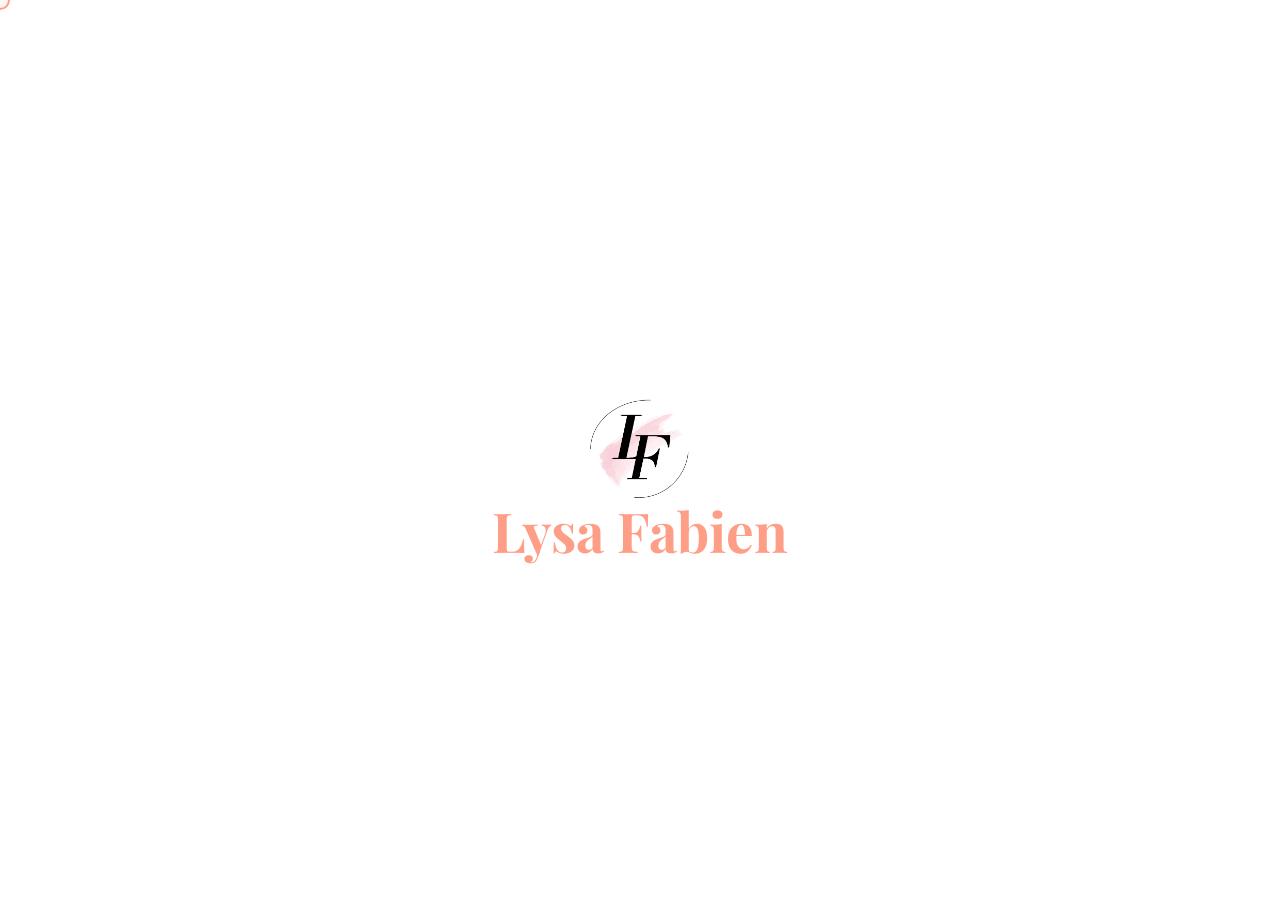
<file: index.html>
<!DOCTYPE html>
<html lang="fr">
<head>
    <meta charset="UTF-8">
    <meta name="viewport" content="width=device-width, initial-scale=1.0">
    <title>Lysa Fabien - Portfolio</title>
    <link rel="stylesheet" href="style.css">
    <script defer src="script.js"></script>
    <link rel="icon" type="image/png" href="favicon.png?v=1">
    <link rel="apple-touch-icon" href="favicon.png">
</head>
<body>

    <div class="design-bg"></div>

    <div id="intro">
        <img src="Logo rose.png" alt="Logo Lysa Fabien" id="intro-logo">
        <h1 id="intro-name">Lysa Fabien</h1>
    </div>

    <header id="main-header" class="header-visible">
        <div class="logo">
            <img src="Logo rose.png" alt="logo">
        </div>
        <nav>
            <a href="index.html">Accueil</a>
            <a href="apropos.html">À propos</a>
            <div class="dropdown">
                <span class="dropbtn">Mon année</span>
                <div class="dropdown-content">
                    <a href="projets.html">Projets</a>
                    <a href="compétences.html">Compétences</a>
                </div>
            </div>
            <a href="stage.html">Stage</a>
            <a href="contact.html">Contact</a>
        </nav>
    </header>
<div class="design-bg"></div>
    <div class="content-wrapper">
        <section class="hero reveal">
            <div class="photo-container">
                <div class="circle-bg"></div>
                <img src="DSC_0067.JPG" class="photo" alt="Photo de Lysa">
            </div>

            <h1>Lysa Fabien</h1>
            <p class="subtitle">Étudiante en BUT Information-Communication</p>

            <div class="buttons">
                <a href="apropos.html" class="btn-cv-glassy">À propos</a>
                <a href="projets.html" class="btn-cv-glassy">Projets</a>
                <a href="compétences.html" class="btn-cv-glassy">Compétences</a>
            </div>
        </section>
    </div>

    <div class="cursor"></div>

    <footer>
        <p>&copy; 2025 - Lysa Fabien | Portfolio Étudiant</p>
    </footer>

</body>
</html>
</file>
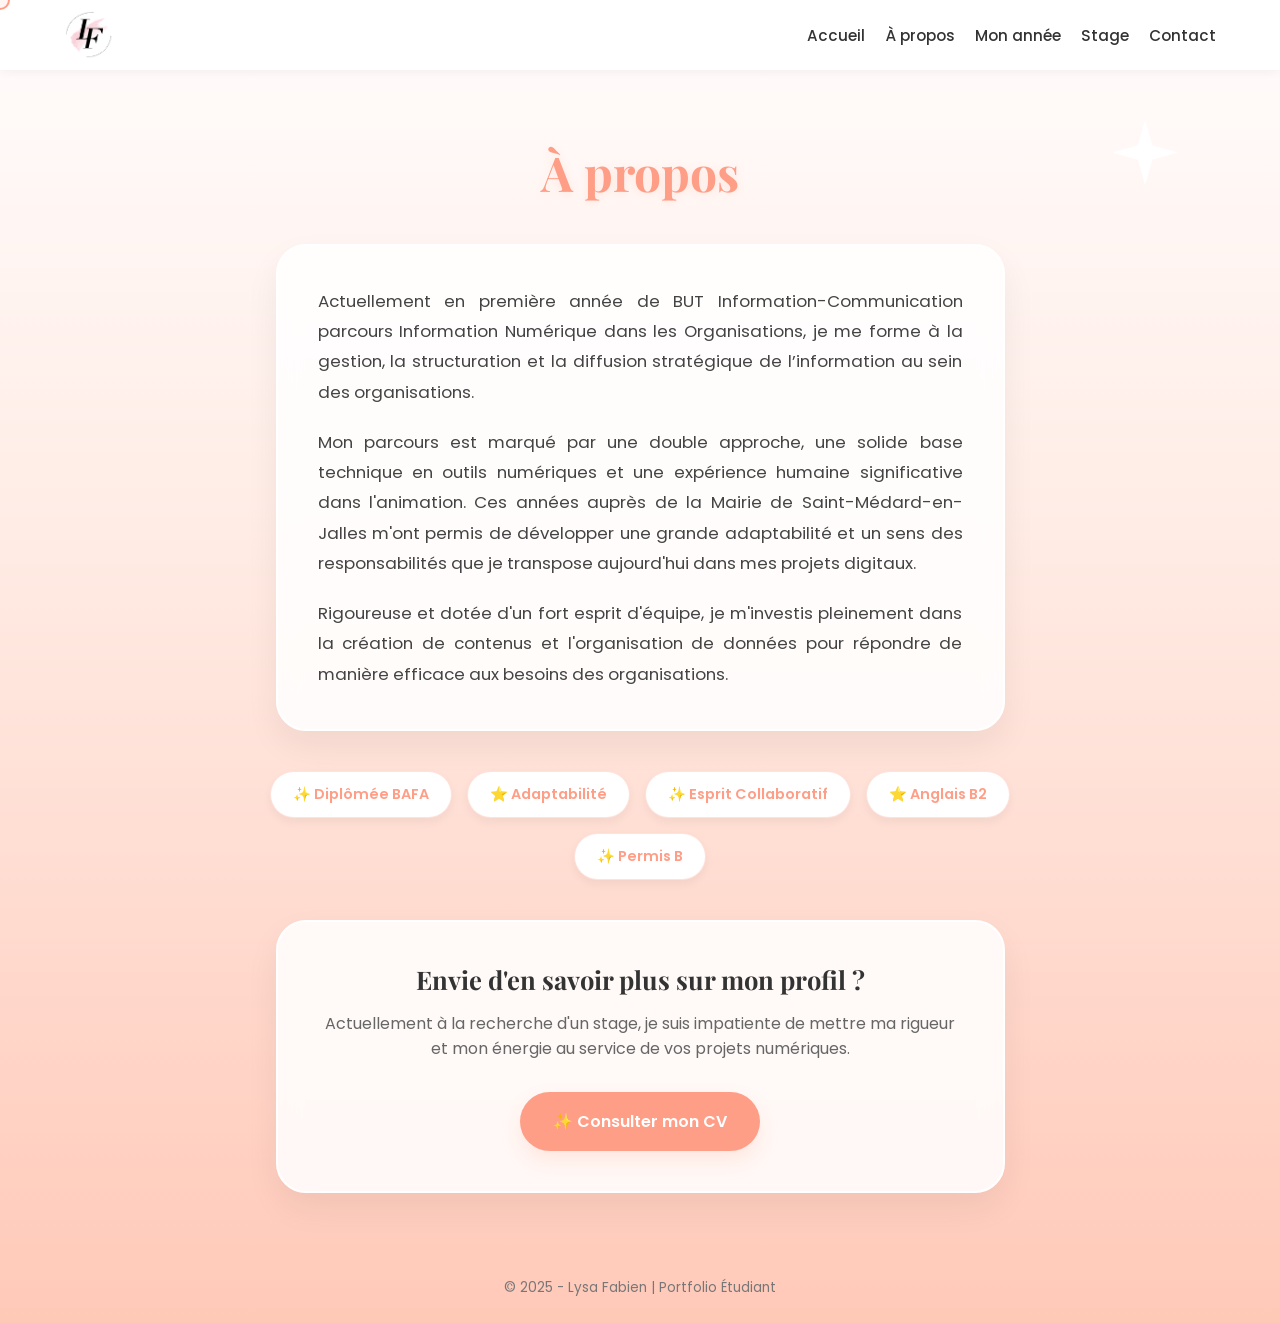
<file: apropos.html>
<!DOCTYPE html>
<html lang="fr">
<head>
    <meta charset="UTF-8">
    <meta name="viewport" content="width=device-width, initial-scale=1.0">
    <title>Mon Parcours - Lysa Fabien</title>
    <link rel="stylesheet" href="style.css">
    <script defer src="script.js"></script>
    <link rel="icon" type="image/png" href="favicon.png?v=1">
<link rel="apple-touch-icon" href="favicon.png">
</head>
<body>

    <div class="design-bg"></div>

    <header id="main-header" class="header-visible">
       <a href="index.html" id="logo-retour" class="logo">
        <img src="Logo rose.png" alt="logo retour">
    </a>
        <nav>
            <a href="index.html">Accueil</a>
            <a href="apropos.html">À propos</a>
            <div class="dropdown">
                <span class="dropbtn">Mon année</span>
                <div class="dropdown-content">
                    <a href="projets.html">Projets</a>
                    <a href="compétences.html">Compétences</a>
                </div>
            </div>
            <a href="stage.html">Stage</a>
            <a href="contact.html">Contact</a>
        </nav>
    </header>
<div class="design-bg"></div>
    <div class="content-wrapper">
        <div class="header-barrier"></div> 

        <h1 class="force-title" style="text-align: center; margin-bottom: 40px;">À propos</h1>

        <section class="glass-card reveal" style="padding: 40px; margin-bottom: 30px;">
            <div class="about-text">
                <p>Actuellement en première année de BUT Information-Communication parcours Information Numérique dans les Organisations, je me forme à la gestion, la structuration et la diffusion stratégique de l’information au sein des organisations.</p>
                
                <p>Mon parcours est marqué par une double approche, une solide base technique en outils numériques et une expérience humaine significative dans l'animation. Ces années auprès de la Mairie de Saint-Médard-en-Jalles m'ont permis de développer une grande adaptabilité et un sens des responsabilités que je transpose aujourd'hui dans mes projets digitaux.</p>
                
                <p>Rigoureuse et dotée d'un fort esprit d'équipe, je m'investis pleinement dans la création de contenus et l'organisation de données pour répondre de manière efficace aux besoins des organisations.</p>
            </div>
        </section>

        <div class="stickers-container" style="display: flex; flex-wrap: wrap; gap: 15px; justify-content: center; margin: 40px 0;">
            <div class="sticker">✨ Diplômée BAFA</div>
            <div class="sticker">⭐ Adaptabilité</div>
            <div class="sticker">✨ Esprit Collaboratif</div>
            <div class="sticker">⭐ Anglais B2</div>
            <div class="sticker">✨ Permis B</div>
        </div>

        <section class="glass-card reveal" style="padding: 40px; text-align: center; margin-bottom: 60px;">
            <div class="about-footer">
                <h3 style="font-family: 'Playfair Display', serif; font-size: 1.6rem; color: #333; margin-bottom: 15px;">Envie d'en savoir plus sur mon profil ?</h3>
                <p style="color: #666; margin-bottom: 30px; line-height: 1.6;">Actuellement à la recherche d'un stage, je suis impatiente de mettre ma rigueur et mon énergie au service de vos projets numériques.</p>
                
                <div class="cv-wrapper" style="display: flex; justify-content: center;">
                    <a href="CV Fabien Lysa.copie2 (3).pdf" target="_blank" class="btn-cv-glassy">
                        ✨ Consulter mon CV
                    </a>
                </div>
            </div>
        </section>
    </div>

    <div class="cursor"></div>
    <footer>
        <p>&copy; 2025 - Lysa Fabien | Portfolio Étudiant</p>
    </footer>
    <button id="backToTop" class="back-to-top" title="Retour en haut">
  <svg viewBox="0 0 24 24" class="up-arrow-icon" fill="none" xmlns="http://www.w3.org/2000/svg">
    <path d="M12 4L4 12M12 4L20 12M12 4V20" stroke="currentColor" stroke-width="2.5" stroke-linecap="round" stroke-linejoin="round"/>
  </svg>
</button>
</body>
</html>
</file>
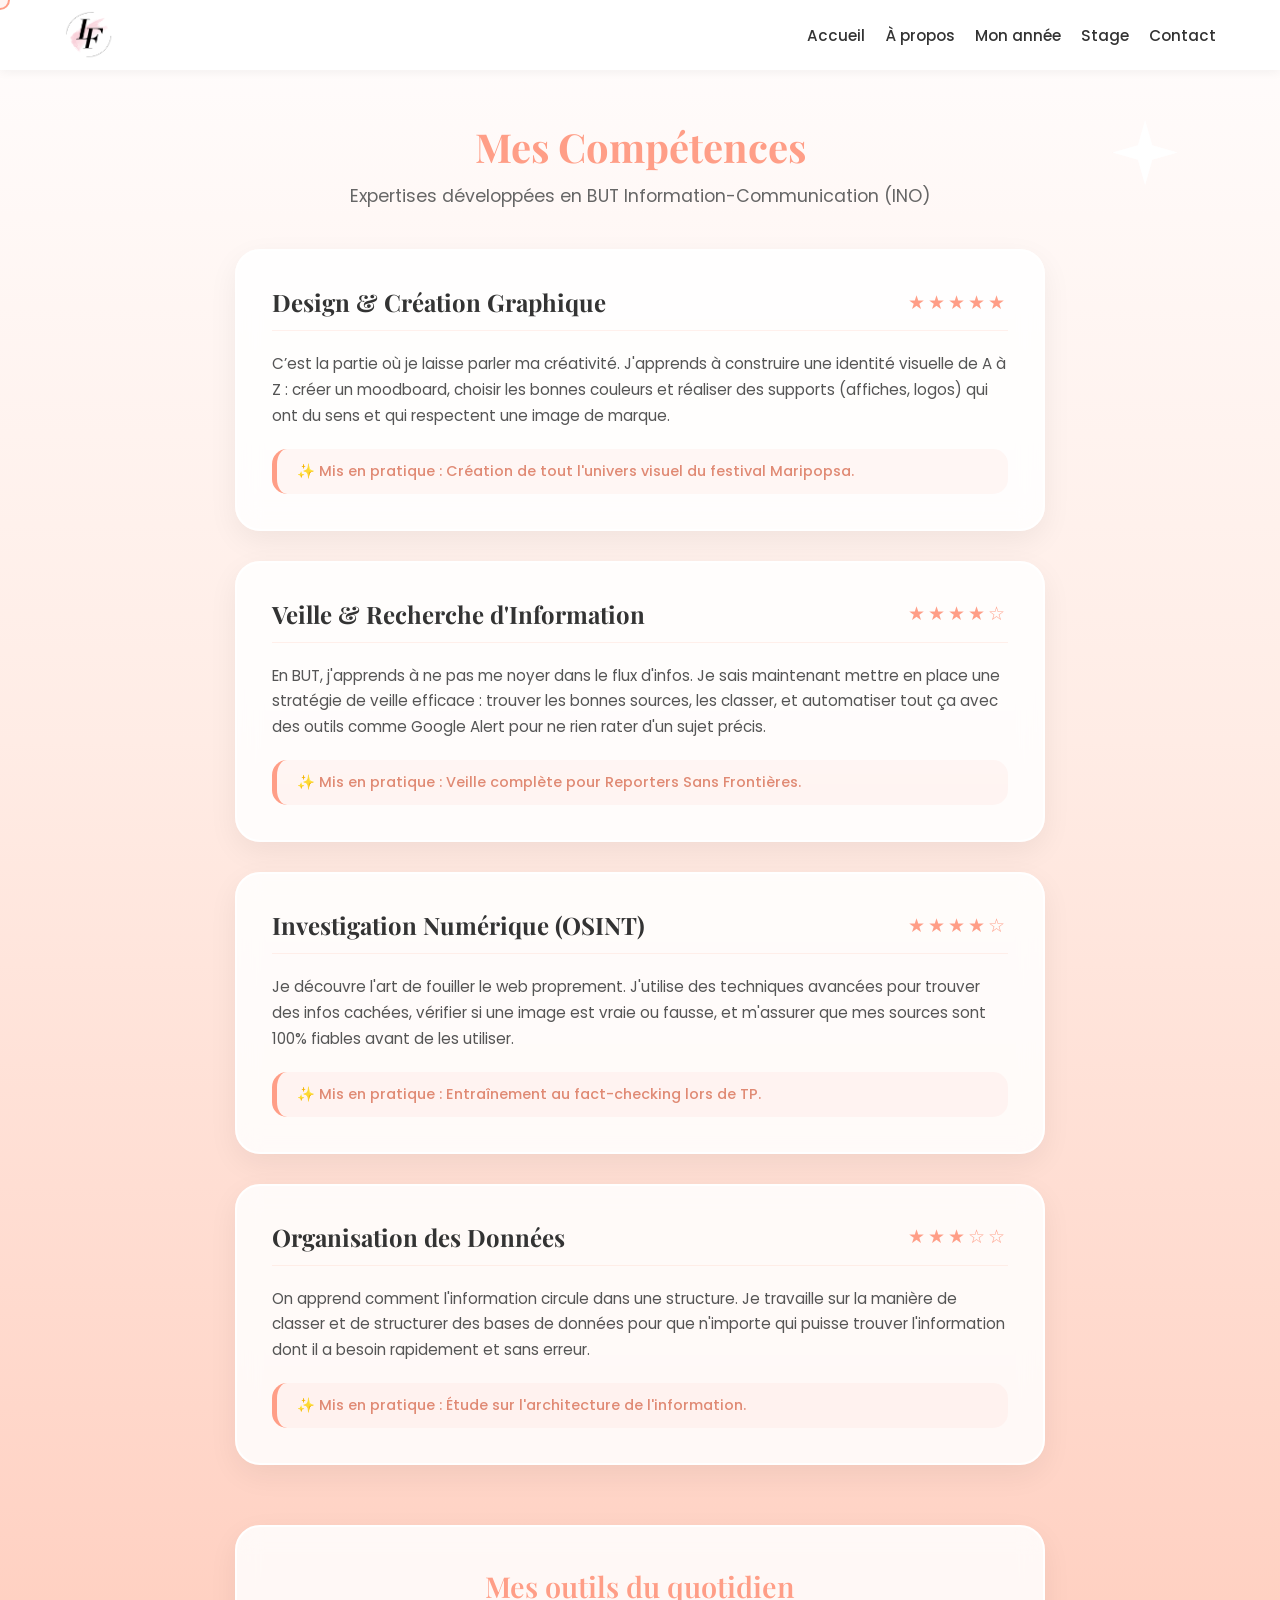
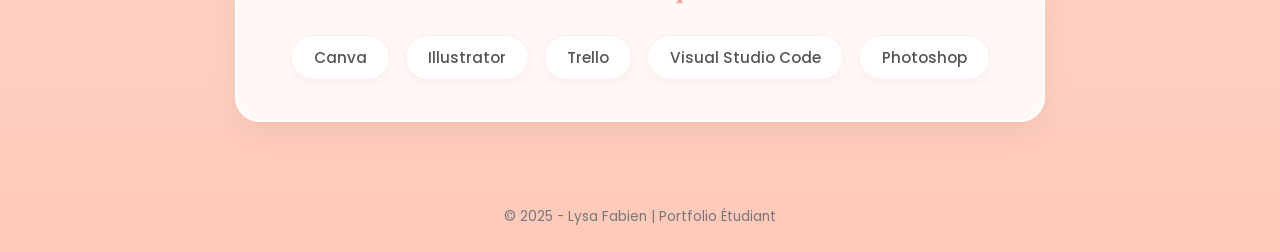
<file: compétences.html>
<!DOCTYPE html>
<html lang="fr">
<head>
    <meta charset="UTF-8">
    <meta name="viewport" content="width=device-width, initial-scale=1.0">
    <title>Mes Compétences - Lysa Fabien</title>
    <link rel="stylesheet" href="https://cdnjs.cloudflare.com/ajax/libs/font-awesome/6.0.0/css/all.min.css">
    <link rel="stylesheet" href="style.css">
    <script defer src="script.js"></script>
    <link rel="icon" type="image/png" href="favicon.png?v=1">
<link rel="apple-touch-icon" href="favicon.png">
</head>
<body>
    <div class="design-bg"></div>

    <header id="main-header" class="header-visible">
        <a href="index.html" id="logo-retour" class="logo">
        <img src="Logo rose.png" alt="logo retour">
    </a>
        <nav>
            <a href="index.html">Accueil</a>
            <a href="apropos.html">À propos</a>
            <div class="dropdown">
                <span class="dropbtn">Mon année</span>
                <div class="dropdown-content">
                    <a href="projets.html">Projets</a>
                    <a href="compétences.html">Compétences</a>
                </div>
            </div>
            <a href="stage.html">Stage</a>
            <a href="contact.html">Contact</a>
        </nav>
    </header>
<div class="design-bg"></div>
    <div class="content-wrapper">
        <div class="header-barrier"></div> 

        <section class="reveal">
            <h1 class="main-title">Mes Compétences</h1>
            <p class="main-subtitle">Expertises développées en BUT Information-Communication (INO)</p>

            <div class="vertical-container">
                <div class="skill-card reveal">
                    <div class="skill-header">
                        <h3>Design & Création Graphique</h3>
                        <span class="pink-stars">★★★★★</span>
                    </div>
                    <p>C’est la partie où je laisse parler ma créativité. J'apprends à construire une identité visuelle de A à Z : créer un moodboard, choisir les bonnes couleurs et réaliser des supports (affiches, logos) qui ont du sens et qui respectent une image de marque.</p>
                    <div class="practice-tag">✨ Mis en pratique : Création de tout l'univers visuel du festival Maripopsa.</div>
                </div>
                
                <div class="skill-card reveal">
                    <div class="skill-header">
                        <h3>Veille & Recherche d'Information</h3>
                        <span class="pink-stars">★★★★☆</span>
                    </div>
                    <p>En BUT, j'apprends à ne pas me noyer dans le flux d'infos. Je sais maintenant mettre en place une stratégie de veille efficace : trouver les bonnes sources, les classer, et automatiser tout ça avec des outils comme Google Alert pour ne rien rater d'un sujet précis.</p>
                    <div class="practice-tag">✨ Mis en pratique : Veille complète pour Reporters Sans Frontières.</div>
                </div>

                <div class="skill-card reveal">
                    <div class="skill-header">
                        <h3>Investigation Numérique (OSINT)</h3>
                        <span class="pink-stars">★★★★☆</span>
                    </div>
                    <p>Je découvre l'art de fouiller le web proprement. J'utilise des techniques avancées pour trouver des infos cachées, vérifier si une image est vraie ou fausse, et m'assurer que mes sources sont 100% fiables avant de les utiliser.</p>
                    <div class="practice-tag">✨ Mis en pratique : Entraînement au fact-checking lors de TP.</div>
                </div>

                <div class="skill-card reveal">
                    <div class="skill-header">
                        <h3>Organisation des Données</h3>
                        <span class="pink-stars">★★★☆☆</span>
                    </div>
                    <p>On apprend comment l'information circule dans une structure. Je travaille sur la manière de classer et de structurer des bases de données pour que n'importe qui puisse trouver l'information dont il a besoin rapidement et sans erreur.</p>
                    <div class="practice-tag">✨ Mis en pratique : Étude sur l'architecture de l'information.</div>
                </div>
            </div>

            <section class="tools-container reveal">
                <div class="tools-card">
                    <h3 class="tools-title">Mes outils du quotidien</h3>
                    <div class="tools-flex">
                        <span>Canva</span>
                        <span>Illustrator</span>
                        <span>Trello</span>
                        <span>Visual Studio Code</span>
                        <span>Photoshop</span>
                    </div> 
                </div>
            </section>
        </section>
    </div>

    <div class="cursor"></div>
    <footer>
        <p>&copy; 2025 - Lysa Fabien | Portfolio Étudiant</p>
    </footer>
    <button id="backToTop" class="back-to-top" title="Retour en haut">
  <svg viewBox="0 0 24 24" class="up-arrow-icon" fill="none" xmlns="http://www.w3.org/2000/svg">
    <path d="M12 4L4 12M12 4L20 12M12 4V20" stroke="currentColor" stroke-width="2.5" stroke-linecap="round" stroke-linejoin="round"/>
  </svg>
</button>
</body>
</html>
</file>
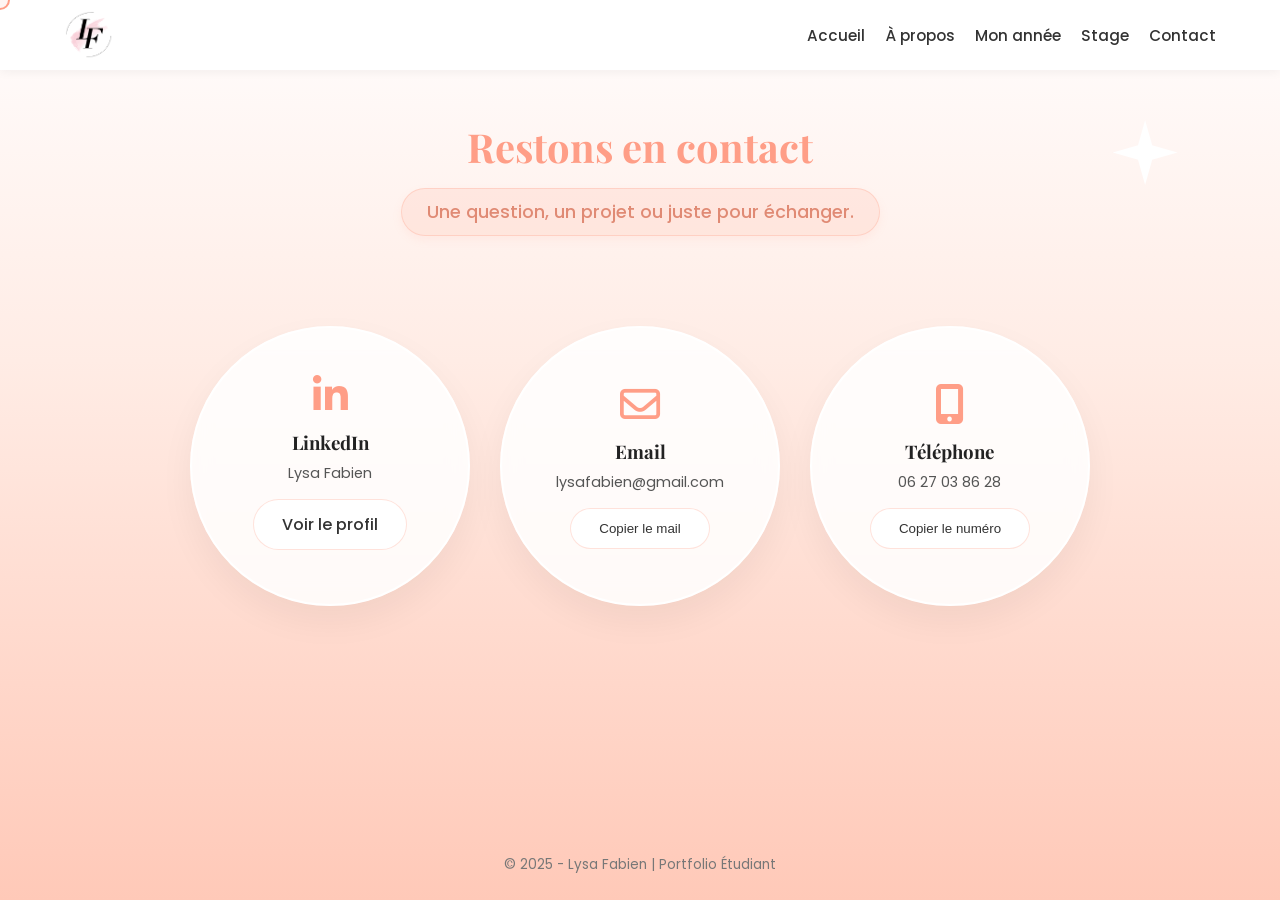
<file: contact.html>
<!DOCTYPE html>
<html lang="fr">
<head>
    <meta charset="UTF-8">
    <meta name="viewport" content="width=device-width, initial-scale=1.0">
    <title>Contact - Lysa Fabien</title>
    <link rel="stylesheet" href="https://cdnjs.cloudflare.com/ajax/libs/font-awesome/6.0.0/css/all.min.css">
    <link rel="stylesheet" href="style.css">
    <link rel="icon" type="image/png" href="favicon.png?v=1">
<link rel="apple-touch-icon" href="favicon.png">
</head>
<body class="page-contact">

    <header id="main-header" class="header-visible">
        <a href="index.html" id="logo-retour" class="logo">
    <img src="Logo rose.png" alt="logo retour">
</a>
        <nav>
            <a href="index.html">Accueil</a>
            <a href="apropos.html">À propos</a>
            <div class="dropdown">
                <span class="dropbtn">Mon année</span>
                <div class="dropdown-content">
                    <a href="projets.html">Projets</a>
                    <a href="compétences.html">Compétences</a>
                </div>
            </div>
            <a href="stage.html">Stage</a> 
            <a href="contact.html">Contact</a>
        </nav>
    </header>
   <div class="design-bg"></div>
    <main class="contact-bubble-wrapper">
        <div class="header-barrier"></div>
       <section class="contact-intro reveal" style="text-align: center; margin-bottom: 50px;">
    <h1 class="main-title">Restons en contact</h1>
    <div class="subtitle-container">
        <p><span class="sparkle-highlight">Une question, un projet ou juste pour échanger.</span></p>
    </div>
</section>

        <div class="bubble-cluster">
            <div class="contact-bubble bubble-1">
                <div class="bubble-inner">
                    <i class="fab fa-linkedin-in"></i>
                    <h3>LinkedIn</h3>
                    <p>Lysa Fabien</p>
                    <a href="https://www.linkedin.com/in/lysa-fabien-920a5330b" target="_blank" class="bubble-btn linkedin-link"> Voir le profil </a>
                </div>
            </div>

            <div class="contact-bubble bubble-2">
                <div class="bubble-inner">
                    <i class="far fa-envelope"></i>
                    <h3>Email</h3>
                    <p>lysafabien@gmail.com</p>
                    <button class="bubble-btn copy-btn" data-copy="lysafabien@gmail.com"> <a> Copier le mail </a> </button>
                </div>
            </div>

            <div class="contact-bubble bubble-3">
                <div class="bubble-inner">
                    <i class="fas fa-mobile-alt"></i>
                    <h3>Téléphone</h3>
                    <p>06 27 03 86 28</p>
                    <button class="bubble-btn copy-btn" data-copy="0627038628"> <a> Copier le numéro </a> </button>
                </div>
            </div>
        </div>
    </main>

    <div class="cursor"></div>

    <footer>
        <p>&copy; 2025 - Lysa Fabien | Portfolio Étudiant</p>
    </footer>

    <script src="script.js"></script>
    
</body>
<script>
document.addEventListener('DOMContentLoaded', () => {
    const logo = document.getElementById('logo-retour');
    
    if (logo) {
        logo.addEventListener('click', function(e) {
            e.preventDefault();
            const target = this.getAttribute('href');

            // 1. Création immédiate de l'écran blanc
            const bg = document.createElement('div');
            Object.assign(bg.style, {
                position: 'fixed', top: '0', left: '0', width: '100vw', height: '100vh',
                backgroundColor: 'white', zIndex: '999999', opacity: '0',
                transition: 'opacity 0.4s ease'
            });
            document.body.appendChild(bg);

            // 2. Création du logo voyageur
            const rect = this.getBoundingClientRect();
            const clone = document.createElement('img');
            clone.src = this.querySelector('img').src;
            Object.assign(clone.style, {
                position: 'fixed', zIndex: '1000000',
                top: rect.top + 'px', left: rect.left + 'px',
                width: rect.width + 'px', height: 'auto',
                transition: 'all 1.2s cubic-bezier(0.4, 0, 0.2, 1)'
            });
            document.body.appendChild(clone);

            // 3. Masquer le contenu de la page contact
            this.style.opacity = '0';
            const main = document.querySelector('main');
            if(main) main.style.opacity = '0';

            // 4. Animation
            setTimeout(() => {
                bg.style.opacity = '1';
                
                const moveX = (window.innerWidth / 2) - (rect.left + rect.width / 2);
                const moveY = (window.innerHeight / 2) - (rect.top + rect.height / 2);
                
                clone.style.transform = `translate(${moveX}px, ${moveY}px) scale(3.5)`;
            }, 10);

            // 5. Redirection
            setTimeout(() => {
                window.location.href = target;
            }, 1250);
        });
    } else {
        console.error("Le logo-retour n'a pas été trouvé sur cette page !");
    }
});
</script>
</html>
</file>
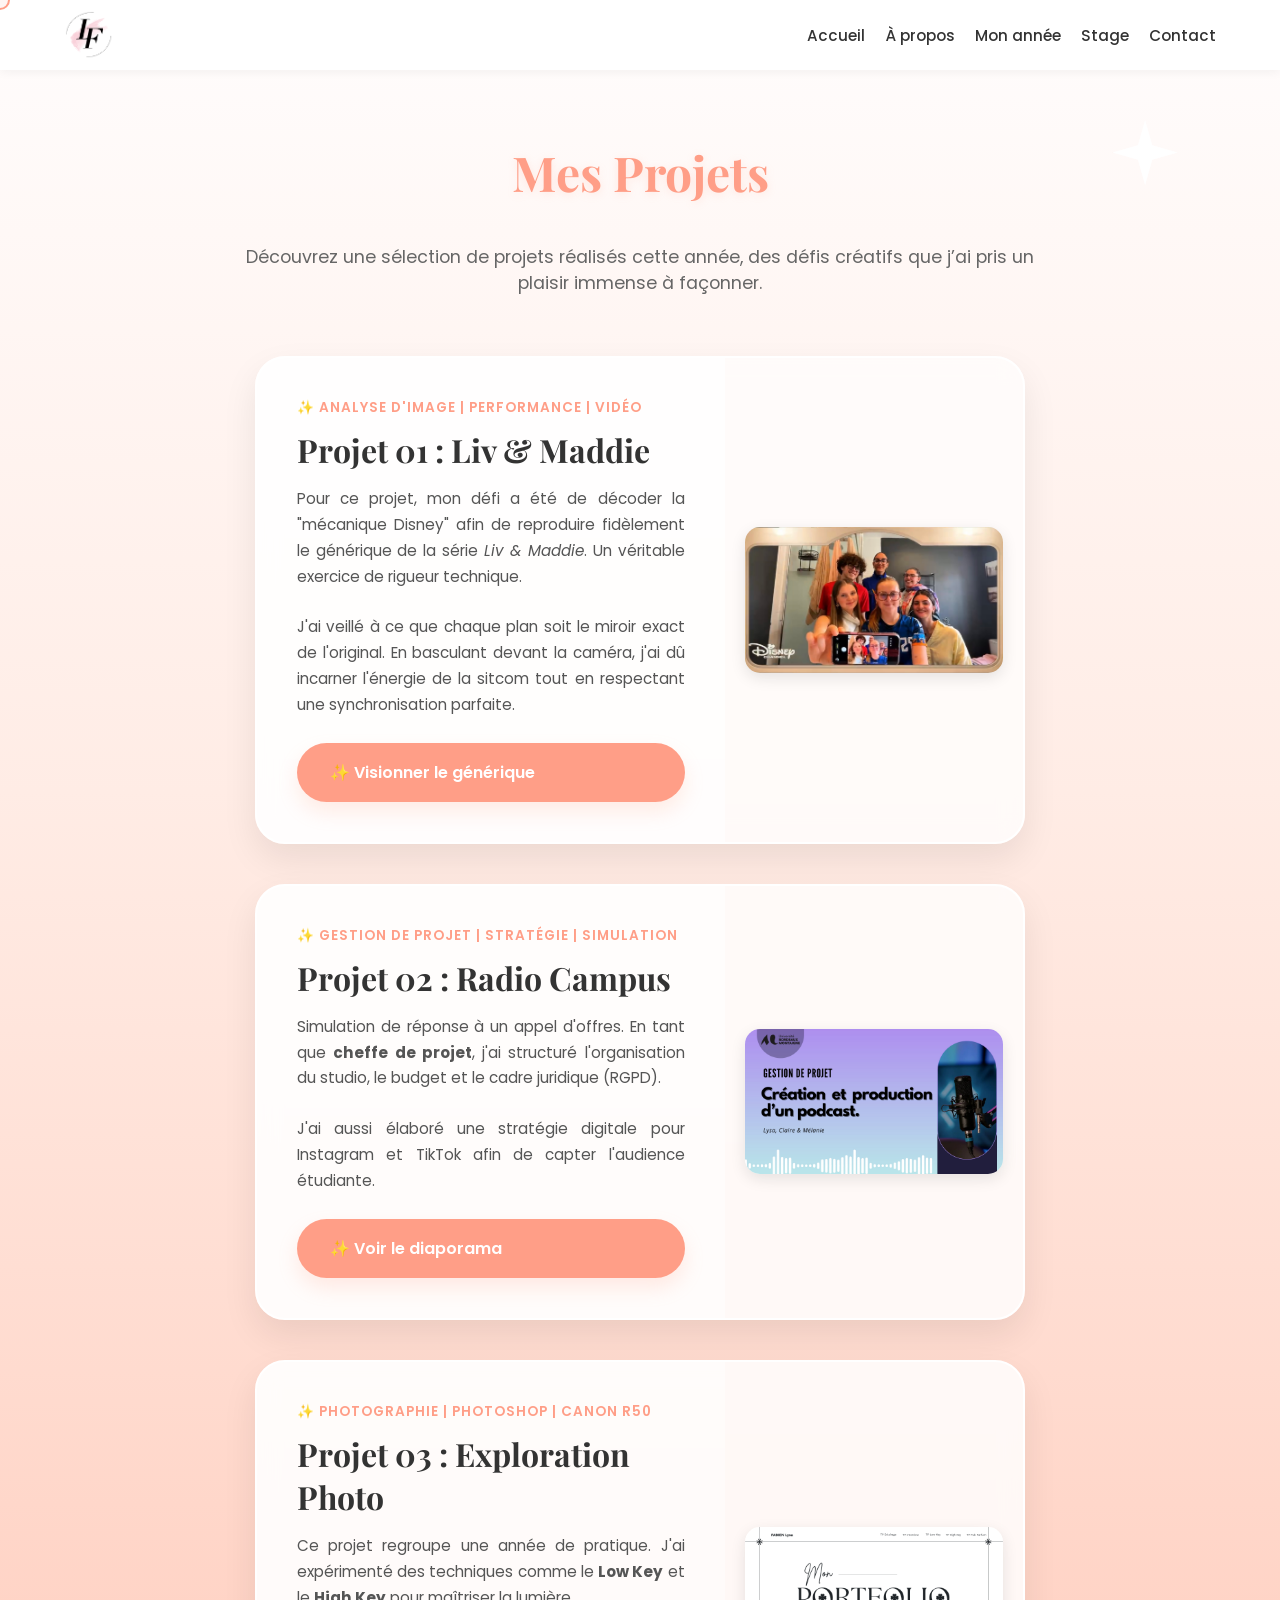
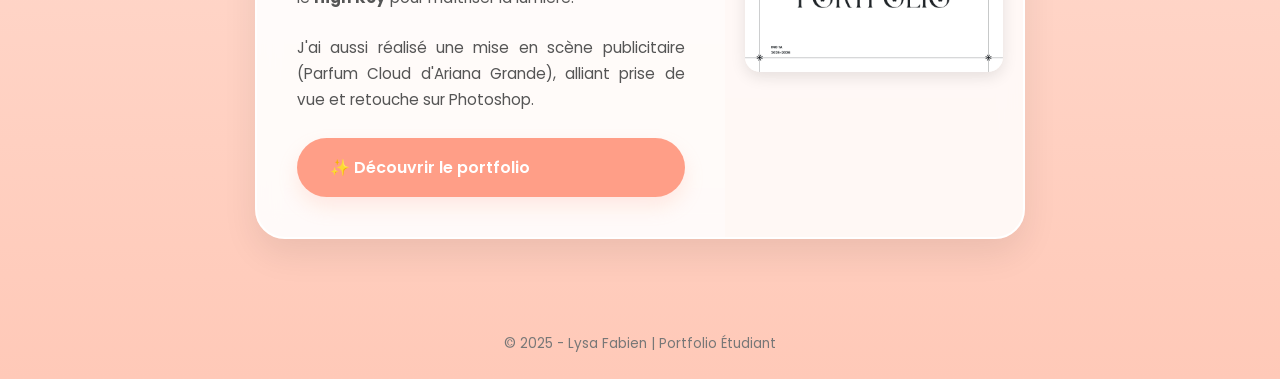
<file: projets.html>
<!DOCTYPE html>
<html lang="fr">
<head>
    <meta charset="UTF-8">
    <meta name="viewport" content="width=device-width, initial-scale=1.0">
    <title>Mes Projets - Lysa Fabien</title>
    <link rel="stylesheet" href="style.css">
    <script defer src="script.js"></script>
    <link rel="icon" type="image/png" href="favicon.png?v=1">
<link rel="apple-touch-icon" href="favicon.png">
</head>
<body>

    <div class="design-bg"></div>

    <header id="main-header" class="header-visible">
     <a href="index.html" id="logo-retour" class="logo">
        <img src="Logo rose.png" alt="logo retour">
    </a>
        <nav>
            <a href="index.html">Accueil</a>
            <a href="apropos.html">À propos</a>
            <div class="dropdown">
                <span class="dropbtn">Mon année</span>
                <div class="dropdown-content">
                    <a href="projets.html">Projets</a>
                    <a href="compétences.html">Compétences</a>
                </div>
            </div>
            <a href="stage.html">Stage</a> 
            <a href="contact.html">Contact</a>
        </nav>
    </header>
<div class="design-bg"></div>
    <div class="content-wrapper">
        <div class="header-barrier"></div> 

        <h1 class="force-title" style="text-align: center; margin-bottom: 40px;">Mes Projets</h1>
        <p class="main-subtitle">Découvrez une sélection de projets réalisés cette année, des défis créatifs que j’ai pris un plaisir immense à façonner.</p>

        <div class="projects-container">

            <section class="project-card reveal">
                <div class="project-content">
                    <div class="project-tags">✨ Analyse d'image | Performance | Vidéo</div>
                    <h2>Projet 01 : Liv & Maddie</h2>
                    <div class="project-description">
                        <p>Pour ce projet, mon défi a été de décoder la "mécanique Disney" afin de reproduire fidèlement le générique de la série <em>Liv & Maddie</em>. Un véritable exercice de rigueur technique.</p>
                        <p>J'ai veillé à ce que chaque plan soit le miroir exact de l'original. En basculant devant la caméra, j'ai dû incarner l'énergie de la sitcom tout en respectant une synchronisation parfaite.</p>
                    </div>
                    <a href="Générique Liv and Maddie (2).mp4" target="_blank" class="btn-cv-glassy">✨ Visionner le générique</a>
                </div>
                <div class="project-media">
                    <div class="media-box">
                        <img src="IMG_5388.jpg" alt="Aperçu Liv et Maddie">
                    </div>
                </div>
            </section>

            <section class="project-card reveal">
                <div class="project-content">
                    <div class="project-tags">✨ Gestion de projet | Stratégie | Simulation</div>
                    <h2>Projet 02 : Radio Campus</h2>
                    <div class="project-description">
                        <p>Simulation de réponse à un appel d'offres. En tant que <strong>cheffe de projet</strong>, j'ai structuré l'organisation du studio, le budget et le cadre juridique (RGPD).</p>
                        <p>J'ai aussi élaboré une stratégie digitale pour Instagram et TikTok afin de capter l'audience étudiante.</p>
                    </div>
                    <a href="Création d’un podcast (1).pdf" target="_blank" class="btn-cv-glassy">✨ Voir le diaporama</a>
                </div>
                <div class="project-media">
                    <div class="media-box">
                        <img src="Création d’un podcast (1)_page-0001.jpg" alt="Visuel Radio Campus">
                    </div>
                </div>
            </section>

            <section class="project-card reveal">
                <div class="project-content">
                    <div class="project-tags">✨ Photographie | Photoshop | Canon R50</div>
                    <h2>Projet 03 : Exploration Photo</h2>
                    <div class="project-description">
                        <p>Ce projet regroupe une année de pratique. J'ai expérimenté des techniques comme le <strong>Low Key</strong> et le <strong>High Key</strong> pour maîtriser la lumière.</p>
                        <p>J'ai aussi réalisé une mise en scène publicitaire (Parfum Cloud d'Ariana Grande), alliant prise de vue et retouche sur Photoshop.</p>
                    </div>
                    <a href="Mon portfolio .pdf" target="_blank" class="btn-cv-glassy">✨ Découvrir le portfolio</a>
                </div>
                <div class="project-media">
                    <div class="media-box">
                        <img src="Mon portfolio _page-0001.jpg" alt="Extrait Portfolio Photo">
                    </div>
                </div>
            </section>

        </div>
    </div>

    <div class="cursor"></div>

    <footer>
        <p>&copy; 2025 - Lysa Fabien | Portfolio Étudiant</p>
    </footer>
<button id="backToTop" class="back-to-top" title="Retour en haut">
  <svg viewBox="0 0 24 24" class="up-arrow-icon" fill="none" xmlns="http://www.w3.org/2000/svg">
    <path d="M12 4L4 12M12 4L20 12M12 4V20" stroke="currentColor" stroke-width="2.5" stroke-linecap="round" stroke-linejoin="round"/>
  </svg>
</button>
</body>
</html>
</file>
<file: style.css>
/* =========================================
   1. POLICES ET BASES
   ========================================= */
@import url('https://fonts.googleapis.com/css2?family=Poppins:wght@300;400;500;600&family=Playfair+Display:wght@600&display=swap');

* { 
    box-sizing: border-box; 
    margin: 0; 
    padding: 0; 
}

body {
    font-family: 'Poppins', sans-serif;
    color: #222;
    cursor: none; /* Le curseur personnalisé prend le relais */
    overflow-x: hidden;
    /* DÉGRADÉ : Ajusté pour être visible mais pas trop foncé */
    background: linear-gradient(180deg, #FFFDFD 0%, #FFECE5 40%, #FFC9B8 100%);
    min-height: 100vh;
    display: flex;
    flex-direction: column;
}

/* =========================================
   2. CURSEUR PERSONNALISÉ (CORRIGÉ COULEUR)
   ========================================= */
.cursor {
    width: 20px;
    height: 20px;
    /* Ta couleur signature fixe */
    border: 2px solid #FF9E87; 
    background-color: rgba(255, 158, 135, 0.1); /* Un fond rose très léger */
    border-radius: 50%;
    position: fixed;
    pointer-events: none;
    z-index: 10000;
    transform: translate(-50%, -50%) scale(1);
    /* Suppression du mix-blend-mode pour garder le rose pur */
    transition: transform 0.2s ease, background-color 0.2s ease;
}

/* Effet au survol des liens : le rond devient rose plein */
.cursor.hover {
    transform: translate(-50%, -50%) scale(2.5);
    background-color: rgba(255, 158, 135, 0.4); 
    border-color: #FF9E87;
}
/* =========================================
   3. HEADER ET NAVIGATION
   ========================================= */
header {
    display: flex;
    justify-content: space-between;
    align-items: center;
    padding: 10px 5%;
    background: rgba(255, 255, 255, 0.95);
    backdrop-filter: blur(5px);
    position: fixed;
    top: 0;
    left: 0;
    width: 100%;
    z-index: 1000;
    box-shadow: 0 2px 10px rgba(0,0,0,0.05);
}

.logo img { height: 50px; display: block; }

nav { display: flex; gap: 20px; align-items: center; }

nav a, .dropbtn {
    text-decoration: none;
    color: #333;
    font-weight: 500;
    font-size: 0.95rem;
    position: relative;
    padding: 5px 0;
}

/* Dropdown menu */
.dropdown { position: relative; }
.dropdown-content {
    display: none;
    position: absolute;
    top: 100%;
    right: 0;
    background: white;
    padding: 10px;
    border-radius: 8px;
    box-shadow: 0 10px 25px rgba(0,0,0,0.1);
    min-width: 150px;
}
.dropdown-content a { display: block; padding: 8px 10px; }
.dropdown:hover .dropdown-content { display: block; }

.header-barrier { height: 120px; } /* Espace pour pas que le contenu soit sous le header */

/* =========================================
   4. LES CADRES (GLASS CARDS) - VISIBILITÉ RENFORCÉE
   ========================================= */
.glass-card {
    background: rgba(255, 255, 255, 0.85); /* Plus blanc pour bien ressortir */
    backdrop-filter: blur(12px);
    border-radius: 20px;
    padding: 35px;
    width: 90%;
    max-width: 800px;
    margin: 0 auto 30px;
    border: 2px solid rgba(255, 255, 255, 1); /* Bordure blanche nette */
    box-shadow: 0 10px 30px rgba(0,0,0,0.08);
    transition: transform 0.3s ease;
}

.main-title { 
    text-align: center; 
    color: #FF9E87; 
    font-size: 2.5rem; 
    font-family: 'Playfair Display', serif;
    margin-bottom: 10px;
}

.subtitle-page {
    text-align: center;
    color: #666;
    margin-bottom: 40px;
}

/* =========================================
   5. BOUTONS AVEC EFFET GLOSSY (REFLET)
   ========================================= */
/* S'applique à tous les boutons : Accueil, CV, Contact */
.buttons a, .btn-cv-glassy, .contact-btn, .bubble-btn {
    position: relative;
    display: inline-block;
    padding: 12px 28px;
    background: rgba(255, 255, 255, 0.9);
    border: 1px solid rgba(255, 158, 135, 0.3);
    border-radius: 30px;
    text-decoration: none;
    color: #333;
    font-weight: 500;
    overflow: hidden; /* Requis pour le reflet */
    transition: all 0.3s ease;
    z-index: 1;
}

/* Le reflet brillant (glossy) */
.buttons a::before, .btn-cv-glassy::before, .contact-btn::before, .bubble-btn::before {
    content: '';
    position: absolute;
    top: 0;
    left: -100%;
    width: 50%;
    height: 100%;
    background: linear-gradient(to right, rgba(255,255,255,0) 0%, rgba(255,255,255,0.9) 50%, rgba(255,255,255,0) 100%);
    transform: skewX(-25deg);
    transition: all 0.6s ease;
}

.buttons a:hover, .btn-cv-glassy:hover, .contact-btn:hover, .bubble-btn:hover {
    background: #FF9E87;
    color: white;
    transform: translateY(-3px);
    box-shadow: 0 8px 20px rgba(255, 158, 135, 0.4);
}

/* Animation du reflet au survol */
.buttons a:hover::before, .btn-cv-glassy:hover::before, .contact-btn:hover::before, .bubble-btn:hover::before {
    left: 150%;
}

/* =========================================
   6. PAGE CONTACT : SYSTÈME DE BULLES
   ========================================= */
.contact-bubble-wrapper {
    flex: 1;
    display: flex;
    flex-direction: column;
    align-items: center;
}

.bubble-cluster {
    display: flex;
    justify-content: center;
    gap: 30px;
    flex-wrap: wrap;
    padding: 40px 20px;
}

.contact-bubble {
    background: rgba(255, 255, 255, 0.85);
    backdrop-filter: blur(10px);
    border-radius: 50%; /* Cercle parfait */
    width: 280px;
    height: 280px;
    display: flex;
    align-items: center;
    justify-content: center;
    text-align: center;
    border: 2px solid white;
    box-shadow: 0 15px 35px rgba(0,0,0,0.05);
}

.bubble-inner i { font-size: 2.5rem; color: #FF9E87; margin-bottom: 15px; }
.bubble-inner h3 { margin-bottom: 8px; font-family: 'Playfair Display', serif; }
.bubble-inner p { font-size: 0.9rem; margin-bottom: 15px; color: #555; }

/* Animations de flottement des bulles */
@keyframes floatBubble {
    0%, 100% { transform: translateY(0); }
    50% { transform: translateY(-15px); }
}
.bubble-1 { animation: floatBubble 6s ease-in-out infinite; }
.bubble-2 { animation: floatBubble 6s ease-in-out infinite 1s; }
.bubble-3 { animation: floatBubble 6s ease-in-out infinite 2s; }

/* --- BULLE ROSE POUR LA PHRASE d'INTRO (CONTACT) --- */
.subtitle-container {
    margin-top: 15px; /* Espace sous le h1 */
    display: flex;
    justify-content: center; /* Centre la bulle horizontalement */
}

.sparkle-highlight {
    background-color: rgba(255, 158, 135, 0.15); 
    color: #e08a74; 
    padding: 10px 25px; 
    border-radius: 50px; 
    font-size: 1.1rem;
    font-weight: 500; 
    display: inline-block; 
    border: 1px solid rgba(255, 158, 135, 0.3); 
    box-shadow: 0 4px 10px rgba(255, 158, 135, 0.1);
}

/* =========================================
   7. PAGE À PROPOS (STICKERS & CV)
   ========================================= */
.force-title {
    font-family: 'Playfair Display', serif;
    font-size: clamp(32px, 5vw, 48px);
    color: #FF9E87; /* Rose Signature */
    text-align: center;
    margin-bottom: 40px;
    margin-top: 20px;
    text-shadow: 0 2px 10px rgba(255, 158, 135, 0.2);
}

.content-wrapper {
    max-width: 850px;
    margin: 0 auto;
    padding: 0 20px;
}

/* RE-DÉFINITION GLASS CARD POUR À PROPOS */
.glass-card {
    background: rgba(255, 255, 255, 0.85); 
    backdrop-filter: blur(12px);
    -webkit-backdrop-filter: blur(12px);
    border-radius: 30px; 
    border: 2px solid rgba(255, 255, 255, 1); 
    box-shadow: 0 15px 35px rgba(0,0,0,0.06);
    transition: transform 0.3s ease, box-shadow 0.3s ease;
}

.glass-card:hover {
    transform: translateY(-5px);
    box-shadow: 0 20px 45px rgba(255, 158, 135, 0.15);
}

.about-text p {
    color: #444;
    line-height: 1.8;
    font-size: 1.05rem;
    margin-bottom: 20px;
    text-align: justify; 
}

.about-text p:last-child {
    margin-bottom: 0;
}

.stickers-container {
    display: flex;
    flex-wrap: wrap;
    gap: 15px;
    justify-content: center;
    margin: 40px 0;
}

.sticker {
    background: white;
    padding: 12px 22px;
    border-radius: 50px; 
    font-weight: 600;
    color: #FF9E87; 
    border: 1px solid rgba(255, 158, 135, 0.3);
    font-size: 0.9rem;
    box-shadow: 0 4px 10px rgba(0,0,0,0.05);
    transition: all 0.3s cubic-bezier(0.175, 0.885, 0.32, 1.275);
    cursor: default;
}

.sticker:hover {
    transform: translateY(-5px) rotate(3deg); 
    background: #FF9E87;
    color: white;
    box-shadow: 0 8px 20px rgba(255, 158, 135, 0.3);
    border-color: transparent;
}

.about-footer h3 {
    font-family: 'Playfair Display', serif;
    font-size: 1.6rem;
    color: #333;
    margin-bottom: 15px;
}

.about-footer p {
    color: #666;
    margin-bottom: 30px;
    line-height: 1.6;
}

.btn-cv-glassy {
    position: relative;
    overflow: hidden; 
    background: #FF9E87;
    color: white;
    text-decoration: none;
    padding: 16px 32px;
    border-radius: 50px;
    font-weight: 600;
    display: inline-block;
    transition: all 0.3s ease;
    box-shadow: 0 10px 20px rgba(255, 158, 135, 0.2);
}

.btn-cv-glassy:hover {
    transform: scale(1.05);
    background: #e08a74;
    box-shadow: 0 15px 25px rgba(255, 158, 135, 0.3);
}

.btn-cv-glassy::after {
    content: "";
    position: absolute;
    top: -50%;
    left: -60%;
    width: 20%;
    height: 200%;
    background: rgba(255, 255, 255, 0.4);
    transform: rotate(30deg);
    transition: all 0.5s ease;
}

.btn-cv-glassy:hover::after {
    left: 120%;
}

@media (max-width: 600px) {
    .glass-card { padding: 25px !important; }
    .force-title { font-size: 2.2rem; }
}

/* =========================================
   8. FOOTER ET CONFETTIS
   ========================================= */
footer {
    text-align: center;
    padding: 25px;
    color: #777;
    font-size: 0.85rem;
    margin-top: auto;
}

.confetti {
    position: fixed;
    width: 8px;
    height: 8px;
    background-color: #FF9E87;
    border-radius: 50%;
    pointer-events: none;
    z-index: 9999;
}

/* =========================================
   PAGE PROJETS
   ========================================= */
.projects-container {
    display: flex;
    flex-direction: column;
    gap: 40px;
    padding: 20px;
    max-width: 1100px;
    margin: 0 auto 50px;
}

.project-card {
    display: flex;
    background: rgba(255, 255, 255, 0.9); 
    backdrop-filter: blur(12px);
    border-radius: 30px;
    border: 2px solid rgba(255, 255, 255, 1); 
    box-shadow: 0 15px 35px rgba(0,0,0,0.08);
    overflow: hidden;
    transition: transform 0.3s ease, box-shadow 0.3s ease;
}

.project-card:hover {
    transform: translateY(-5px);
    box-shadow: 0 20px 45px rgba(255, 158, 135, 0.2);
}

.project-content {
    flex: 1.2; 
    padding: 40px;
    display: flex;
    flex-direction: column;
    justify-content: center;
}

.project-tags {
    font-size: 0.85rem;
    color: #FF9E87; 
    font-weight: 600;
    margin-bottom: 10px;
    text-transform: uppercase;
    letter-spacing: 1px;
}

.project-content h2 {
    font-family: 'Playfair Display', serif;
    font-size: 2rem;
    margin-bottom: 15px;
    color: #333; 
}

.project-description p {
    font-size: 0.95rem;
    line-height: 1.7;
    color: #555;
    margin-bottom: 25px;
    text-align: justify;
}

.project-media {
    flex: 0.8; 
    display: flex;
    align-items: center;
    justify-content: center;
    background: rgba(255, 158, 135, 0.03); 
    padding: 20px; 
    overflow: hidden;
}

.media-box {
    width: 100%;
    height: 100%;
    display: flex;
    align-items: center;
    justify-content: center;
}

.media-box img {
    max-width: 100%;
    max-height: 100%;
    object-fit: contain; 
    border-radius: 15px; 
    box-shadow: 0 5px 15px rgba(0,0,0,0.1); 
    display: block;
}

@media (max-width: 900px) {
    .project-card { flex-direction: column-reverse; }
    .project-media { height: 300px; padding: 15px; }
    .project-content { padding: 30px; }
}

/* =========================================
   PAGE COMPÉTENCES
   ========================================= */
.main-subtitle {
    text-align: center;
    color: #666;
    margin-bottom: 40px;
    font-size: 1.1rem;
    font-weight: 400;
}

.vertical-container {
    display: flex;
    flex-direction: column;
    align-items: center; 
    gap: 30px;
    width: 100%;
}

.skill-card {
    background: rgba(255, 255, 255, 0.85);
    backdrop-filter: blur(12px);
    border-radius: 25px;
    padding: 35px;
    width: 100%; 
    max-width: 850px; 
    border: 2px solid rgba(255, 255, 255, 1);
    box-shadow: 0 10px 30px rgba(0,0,0,0.06);
    transition: transform 0.3s ease, box-shadow 0.3s ease;
}

.skill-card:hover {
    transform: translateY(-5px);
    box-shadow: 0 15px 40px rgba(255, 158, 135, 0.2);
}

.skill-header {
    display: flex;
    justify-content: space-between;
    align-items: center;
    margin-bottom: 20px;
    border-bottom: 1.5px solid rgba(255, 158, 135, 0.15);
    padding-bottom: 12px;
}

.skill-header h3 {
    font-family: 'Playfair Display', serif;
    color: #333;
    font-size: 1.5rem;
}

.pink-stars {
    color: #FF9E87;
    font-size: 1.2rem;
    letter-spacing: 3px;
}

.skill-card p {
    color: #555;
    line-height: 1.7;
    margin-bottom: 20px;
    font-size: 0.95rem;
}

.practice-tag {
    background-color: rgba(255, 158, 135, 0.08);
    color: #e08a74;
    padding: 12px 20px;
    border-radius: 15px;
    font-size: 0.9rem;
    font-weight: 500;
    border-left: 5px solid #FF9E87;
}

.tools-container {
    margin: 60px auto;
    max-width: 850px;
    display: flex;
    justify-content: center;
    width: 100%;
}

.tools-card {
    background: rgba(255, 255, 255, 0.85);
    backdrop-filter: blur(12px);
    -webkit-backdrop-filter: blur(12px);
    border-radius: 25px;
    padding: 40px 30px;
    width: 100%;
    max-width: 850px; 
    text-align: center;
    border: 2px solid rgba(255, 255, 255, 1);
    box-shadow: 0 10px 30px rgba(0,0,0,0.06);
    box-sizing: border-box;
}

.tools-title {
    font-family: 'Playfair Display', serif;
    color: #FF9E87; 
    margin-bottom: 30px;
    font-size: 1.8rem;
    font-weight: 600;
}

.tools-flex {
    display: flex;
    flex-wrap: wrap;
    gap: 15px;
    justify-content: center; 
}

.tools-flex span {
    background: white;
    color: #555;
    padding: 10px 22px;
    border-radius: 50px; 
    font-size: 0.95rem;
    font-weight: 500;
    border: 1px solid rgba(255, 158, 135, 0.2);
    box-shadow: 0 4px 10px rgba(0,0,0,0.03);
    transition: all 0.3s ease;
    cursor: default;
}

.tools-flex span:hover {
    background: #FF9E87;
    color: white;
    transform: translateY(-3px) scale(1.05);
    box-shadow: 0 6px 15px rgba(255, 158, 135, 0.3);
    border-color: transparent;
}

/* =========================================
   1. L'INTRO MAGIQUE
   ========================================= */
#intro {
    position: fixed;
    top: 0;
    left: 0;
    width: 100%;
    height: 100vh;
    background: white;
    z-index: 3000;
    display: flex;
    flex-direction: column;
    justify-content: center;
    align-items: center;
    transition: opacity 0.8s ease;
}

#intro-logo {
    position: absolute;
    top: 50%;
    left: 50%;
    transform: translate(-50%, -50%);
    height: 110px;
    width: auto;
    opacity: 0;
    animation: fadeIn 1s forwards 0.3s;
    transition: all 1.2s cubic-bezier(0.68, -0.55, 0.27, 1.55);
}

#intro-name {
    margin-top: 160px;
    font-family: 'Playfair Display', serif;
    font-size: 55px;
    color: #FF9E87;
    opacity: 0;
    animation: slideUp 0.8s forwards 1s;
}

#intro.traveling #intro-name { opacity: 0; }

#intro.traveling #intro-logo {
    top: 25px; 
    left: 5%;
    transform: translate(0, 0);
    height: 50px;
}

#intro.fade-out { opacity: 0; pointer-events: none; }

@keyframes fadeIn { to { opacity: 1; } }
@keyframes slideUp {
    from { opacity: 0; transform: translateY(20px); }
    to { opacity: 1; transform: translateY(0); }
}

/* =========================================
   3. SECTION HERO (ACCUEIL) - DESIGN ÉPURÉ
   ========================================= */
.hero {
    display: flex;
    flex-direction: column;
    align-items: center;
    justify-content: center;
    text-align: center;
    min-height: 90vh;
    padding-top: 80px;
}

/* LE CADRE PHOTO : Le rond de couleur autour */
.photo-container {
    position: relative;
    width: 220px; /* Taille totale du cadre */
    height: 220px;
    margin-bottom: 35px;
    display: flex;
    align-items: center;
    justify-content: center;
    
    /* LE CERCLE ROSE : Net et précis */
    border: 3px solid #FF9E87; 
    border-radius: 50%;
    
    /* L'ESPACE VIDE : Entre le trait rose et ta photo */
    padding: 10px; 
    
    background: transparent;
    transition: transform 0.4s cubic-bezier(0.175, 0.885, 0.32, 1.275);
}

/* Effet discret au survol du cadre */
.photo-container:hover {
    transform: scale(1.03);
    border-color: #e08a74; /* Un rose un poil plus foncé au survol */
}

/* LA PHOTO : Parfaitement centrée et ronde */
.photo {
    width: 100%;
    height: 100%;
    object-fit: cover; /* Remplit le cercle sans déformation */
    object-position: center;
    border-radius: 50%; /* La photo devient un rond parfait */
    display: block;
}

/* TEXTES DU HERO */
.hero h1 {
    font-family: 'Playfair Display', serif;
    font-size: clamp(2.5rem, 6vw, 4.5rem);
    color: #333;
    margin-bottom: 10px;
    font-weight: 600;
}

.subtitle {
    font-size: 1.2rem;
    color: #FF9E87; /* Ton rose signature */
    text-transform: uppercase;
    letter-spacing: 4px;
    margin-bottom: 40px;
    font-weight: 500;
}

/* LES BOUTONS D'ACCUEIL */
.buttons {
    display: flex;
    gap: 20px;
    justify-content: center;
    flex-wrap: wrap;
}

.buttons a {
    text-decoration: none;
    padding: 14px 32px;
    border-radius: 50px;
    font-weight: 600;
    color: #555;
    background: white;
    border: 1.5px solid rgba(255, 158, 135, 0.4);
    box-shadow: 0 5px 15px rgba(0,0,0,0.05);
    transition: all 0.3s ease;
}

.buttons a:hover {
    background: #FF9E87;
    color: white;
    transform: translateY(-3px);
    box-shadow: 0 10px 20px rgba(255, 158, 135, 0.2);
    border-color: transparent;
}

/* RESPONSIVE MOBILE */
@media (max-width: 768px) {
    .photo-container { 
        width: 220px; 
        height: 220px; 
        padding: 8px; 
    }
    .hero h1 { font-size: 2.8rem; }
}

/* =========================================
   ÉLÉMENTS TECHNIQUES POUR JS (INDISPENSABLE)
   ========================================= */

/* On remet EXACTEMENT ton style de curseur rose */
.cursor.hover {
    transform: translate(-50%, -50%) scale(3);
    background-color: rgba(255, 158, 135, 0.2); /* Rose transparent pour voir le texte */
    border-color: #FF9E87;
}

/* Révélation au scroll pour les cadres */
.reveal {
    opacity: 0;
    transform: translateY(30px);
    transition: all 0.8s ease-out;
}

.reveal.active {
    opacity: 1;
    transform: translateY(0);
}

/* Pour que le header s'affiche après l'intro */
header {
    opacity: 0;
    transform: translateY(-20px);
    transition: all 0.8s ease;
}

header.header-visible {
    opacity: 1;
    transform: translateY(0);
}
/* =========================================
   L'ÉTOILE SIGNATURE (CORRECTION VISIBILITÉ)
   ========================================= */

.design-bg {
    position: relative;
    width: 100%;
    pointer-events: none; 
}

.design-bg::after {
    content: "";
    position: absolute;
    top: 120px; 
    right: 8%; 
    
    width: 65px;
    height: 65px;
    
    /* COULEUR : Blanc pur direct */
    background: #FFFFFF;
    
    /* LA FORME : Clip-path géométrique */
    clip-path: polygon(50% 0%, 61% 39%, 100% 50%, 61% 61%, 50% 100%, 39% 61%, 0% 50%, 39% 39%);
    
    /* BOOSTER LA VISIBILITÉ : Triple drop-shadow */
    filter: drop-shadow(0 0 10px rgba(255, 255, 255, 1))    /* Lueur blanche dense immédiate */
            drop-shadow(0 0 25px rgba(255, 158, 135, 0.8))  /* Halo rose large et opaque */
            drop-shadow(0 10px 15px rgba(255, 158, 135, 0.3)); /* Ombre portée douce pour le relief */
    
    /* ANIMATION : Ton mouvement starFun */
    animation: starFun 6s infinite ease-in-out;
    
    z-index: 5;
    
    /* Opacité forcée pour la visibilité maximale */
    opacity: 1;
}

@keyframes starFun {
    0% { transform: scale(1) rotate(0deg); opacity: 0.9; } /* Légère respiration d'opacité */
    25% { transform: scale(1.15) rotate(15deg); opacity: 1; } /* Grossit un poil plus */
    50% { transform: scale(1) rotate(0deg); opacity: 0.9; }
    75% { transform: scale(1.15) rotate(-15deg); opacity: 1; }
    100% { transform: scale(1) rotate(0deg); opacity: 0.9; }
}

/* AJUSTEMENT MOBILE : Visibilité boostée aussi */
@media (max-width: 768px) {
    .design-bg::after {
        top: 110px;
        right: 5%;
        width: 45px;
        height: 45px;
        /* Sur mobile, on renforce encore le halo car l'écran est petit */
        filter: drop-shadow(0 0 15px rgba(255, 158, 135, 1)); 
    }
}
/* L'écran blanc de retour (identique à ton intro) */
.intro-reverse-overlay {
    position: fixed;
    top: 0;
    left: 0;
    width: 100vw;
    height: 100vh;
    background: #ffffff; /* Blanc pur comme ton intro */
    z-index: 9998;
    opacity: 0;
    visibility: hidden;
    transition: opacity 0.4s ease-in; /* Disparition du contenu rapide */
}

.intro-reverse-overlay.active {
    opacity: 1;
    visibility: visible;
}

/* Le logo qui voyage (copie conforme du tien) */
.logo-voyageur-final {
    position: fixed;
    z-index: 9999;
    /* On utilise 1.2s car c'est la durée de ton voyage d'intro original */
    transition: all 1.2s cubic-bezier(0.4, 0, 0.2, 1); 
    pointer-events: none;
}

/* =========================================
   FLÈCHE RETOUR EN HAUT
   ========================================= */
#backToTop {
    position: fixed;
    bottom: 30px;
    right: 30px;
    width: 50px;
    height: 50px;
    
    /* COULEUR : Fond rose transparent (effet glass) */
    background-color: rgba(255, 158, 135, 0.15); 
    backdrop-filter: blur(5px); /* Un léger flou */
    
    /* LA FLÈCHE : Plus petite et rose */
    color: #e08a74; /* Un rose un peu plus sombre pour la visibilité */
    font-size: 20px; /* <--- Réduit de 24px à 20px pour la finesse */
    
    border: 1.5px solid rgba(255, 158, 135, 0.4); /* Bordure rose fine */
    border-radius: 50%;
    cursor: none; 
    display: flex;
    align-items: center;
    justify-content: center;
    box-shadow: 0 4px 15px rgba(255, 158, 135, 0.1); /* Ombre plus douce */
    z-index: 2000;
    
    opacity: 0;
    visibility: hidden;
    transform: translateY(20px);
    transition: all 0.4s ease;
}

#backToTop.show {
    opacity: 1;
    visibility: visible;
    transform: translateY(0);
}

#backToTop:hover {
    /* Au survol, on inverse pour que ton curseur rose agisse */
    background-color: #FF9E87;
    color: white;
    transform: scale(1.1);
}


/* =========================================
   PAGE STAGE - VERSION FINALE PROPRE
   ========================================= */

.stage-page {
    max-width: 1050px;
    margin: 0 auto;
    padding: 0 25px;
}

/* INTRO */

.stage-hero-clean {
    text-align: center;
    margin-bottom: 60px;
}

.stage-year {
    color: #e08a74;
    font-weight: 500;
    font-size: 1rem;
    margin-bottom: 15px;
}

/* PRÉSENTATION ENTREPRISE */

.stage-company-card {
    max-width: 950px;
    margin: 0 auto 45px;
    padding: 45px;
    background: rgba(255, 255, 255, 0.88);
    backdrop-filter: blur(12px);
    border-radius: 30px;
    border: 2px solid white;
    box-shadow: 0 15px 35px rgba(0,0,0,0.06);
    display: grid;
    grid-template-columns: 1.4fr 0.8fr;
    gap: 35px;
    align-items: center;
}

.stage-company-text h2,
.stage-section-title,
.stage-bilan-clean h2 {
    font-family: 'Playfair Display', serif;
    color: #FF9E87;
    font-size: 1.9rem;
    margin-bottom: 20px;
    text-align: center;
}

.stage-company-text p,
.stage-bilan-clean p {
    color: #555;
    line-height: 1.8;
    font-size: 1rem;
    text-align: justify;
}

.stage-company-visual {
    display: flex;
    justify-content: center;
    align-items: center;
}

.stage-company-visual a {
    display: inline-block;
}

.stage-logo {
    width: 300px;
    height: auto;
    display: block;
    border-radius: 20px;
    box-shadow: 0 10px 25px rgba(0,0,0,0.08);
    transition: transform 0.3s ease;
}

.stage-company-visual a:hover .stage-logo,
.stage-logo:hover {
    transform: scale(1.05);
}

/* INFOS CLÉS */

.stage-keyinfos {
    max-width: 950px;
    margin: 0 auto 70px;
    display: flex;
    flex-wrap: wrap;
    justify-content: center;
    gap: 15px;
}

.keyinfo {
    background: white;
    color: #FF9E87;
    padding: 12px 22px;
    border-radius: 50px;
    font-weight: 600;
    border: 1px solid rgba(255, 158, 135, 0.25);
    box-shadow: 0 4px 12px rgba(0,0,0,0.04);
}

/* SECTIONS */

.stage-section,
.stage-missions {
    max-width: 950px;
    margin: 0 auto 75px;
}

.stage-section-subtitle {
    color: #555;
    line-height: 1.8;
    font-size: 1rem;
    text-align: center;
}

/* MISSIONS */

.stage-grid {
    max-width: 1050px;
    margin: 35px auto 80px;
    display: grid;
    grid-template-columns: repeat(2, 1fr);
    gap: 35px;
}

.stage-card {
    background: rgba(255, 255, 255, 0.88);
    backdrop-filter: blur(12px);
    border-radius: 32px;
    padding: 42px 38px;
    border: 2px solid white;
    box-shadow: 0 12px 35px rgba(0,0,0,0.06);
    transition: all 0.3s ease;
    text-align: left;
    min-height: 520px;
    display: flex;
    flex-direction: column;
}

.stage-card:hover {
    transform: translateY(-6px);
    box-shadow: 0 18px 45px rgba(255, 158, 135, 0.2);
}

.stage-card i {
    font-size: 2.2rem;
    color: #FF9E87;
    margin-bottom: 22px;
    display: block;
    text-align: center;
}

.stage-card h3 {
    font-family: 'Playfair Display', serif;
    color: #333;
    font-size: 1.45rem;
    margin-bottom: 22px;
    text-align: center;
}

.stage-card p {
    color: #555;
    line-height: 1.75;
    font-size: 0.95rem;
    text-align: justify;
    margin-bottom: 18px;
}

.stage-card p:last-of-type {
    margin-bottom: 0;
}

/* PASTILLES RÉSEAUX SOCIAUX */

.social-pills {
    display: flex;
    justify-content: center;
    gap: 16px;
    margin-top: auto;
    padding-top: 25px;
}

.social-pills a {
    width: 52px;
    height: 52px;
    display: flex;
    align-items: center;
    justify-content: center;
    background: rgba(255, 158, 135, 0.12);
    border: 1px solid rgba(255, 158, 135, 0.25);
    border-radius: 50%;
    text-decoration: none;
    transition: all 0.3s ease;
}

.social-pills a i {
    font-size: 1.35rem;
    color: #FF9E87;
}

.social-pills a:hover {
    transform: translateY(-5px);
    background: #FF9E87;
}

.social-pills a:hover i {
    color: white;
}

/* GALERIE */

.stage-gallery {
    margin-top: 30px;
    display: grid;
    grid-template-columns: repeat(2, 1fr);
    gap: 25px;
}

.gallery-placeholder {
    height: 180px;
    border-radius: 25px;
    background: rgba(255, 255, 255, 0.88);
    border: 2px dashed rgba(255, 158, 135, 0.35);
    color: #e08a74;
    font-weight: 600;
    display: flex;
    align-items: center;
    justify-content: center;
    text-align: center;
    box-shadow: 0 10px 25px rgba(0,0,0,0.04);
}

/* OUTILS */

.page-stage .tools-container {
    max-width: 950px;
    margin: 0 auto 75px;
}

/* INSTAGRAM */

.instagram-card {
    max-width: 700px;
    margin: 0 auto;
    text-align: center;
    background: rgba(255,255,255,0.88);
    backdrop-filter: blur(12px);
    padding: 50px;
    border-radius: 30px;
    border: 2px solid white;
    box-shadow: 0 15px 35px rgba(0,0,0,0.06);
}

.instagram-card i {
    font-size: 3rem;
    color: #FF9E87;
    margin-bottom: 20px;
}

.instagram-card h3 {
    font-family: 'Playfair Display', serif;
    font-size: 2rem;
    color: #333;
    margin-bottom: 15px;
}

.instagram-card p {
    color: #555;
    line-height: 1.8;
    margin-bottom: 30px;
}

/* BILAN */

.stage-bilan-clean {
    max-width: 950px;
    margin: 0 auto 90px;
    padding: 45px;
    background: rgba(255, 255, 255, 0.88);
    backdrop-filter: blur(12px);
    border-radius: 30px;
    border: 2px solid white;
    box-shadow: 0 15px 35px rgba(0,0,0,0.06);
}

/* RESPONSIVE */

@media (max-width: 750px) {
    .stage-company-card {
        grid-template-columns: 1fr;
        padding: 32px;
    }

    .stage-grid,
    .stage-gallery {
        grid-template-columns: 1fr;
    }

    .stage-card {
        min-height: auto;
    }

    .stage-bilan-clean,
    .instagram-card {
        padding: 32px;
    }

    .stage-logo {
        width: 240px;
    }
}

/* CORRECTION FINALE - CARTES MISSIONS */

.stage-missions {
    max-width: 1050px !important;
    margin: 0 auto 80px !important;
}

.stage-missions .stage-section-title {
    margin-bottom: 40px !important;
}

.stage-grid {
    display: grid !important;
    grid-template-columns: repeat(2, 1fr) !important;
    gap: 30px !important;
    max-width: 1050px !important;
    margin: 0 auto !important;
}

.stage-card {
    min-height: auto !important;
    padding: 35px !important;
    border-radius: 28px !important;
    background: rgba(255, 255, 255, 0.9) !important;
    border: 2px solid white !important;
    box-shadow: 0 12px 30px rgba(0,0,0,0.06) !important;

    display: flex !important;
    flex-direction: column !important;
    justify-content: flex-start !important;

    text-align: left !important;
}

.stage-card i {
    font-size: 2rem !important;
    color: #FF9E87 !important;
    margin-bottom: 18px !important;
    text-align: center !important;
}

.stage-card h3 {
    font-family: 'Playfair Display', serif !important;
    font-size: 1.45rem !important;
    color: #333 !important;
    text-align: center !important;
    margin-bottom: 20px !important;
}

.stage-card p {
    font-size: 0.95rem !important;
    line-height: 1.7 !important;
    color: #555 !important;
    text-align: left !important;
    margin-bottom: 16px !important;
}

.social-pills {
    margin-top: 20px !important;
    display: flex !important;
    justify-content: center !important;
    gap: 14px !important;
    flex-wrap: wrap !important;
}

.social-pills a {
    width: 48px !important;
    height: 48px !important;
    border-radius: 50% !important;
    background: rgba(255, 158, 135, 0.12) !important;
    border: 1px solid rgba(255, 158, 135, 0.25) !important;

    display: flex !important;
    align-items: center !important;
    justify-content: center !important;

    text-decoration: none !important;
    transition: all 0.3s ease !important;
}

.social-pills a i {
    font-size: 1.3rem !important;
    color: #FF9E87 !important;
}

.social-pills a:hover {
    background: #FF9E87 !important;
    transform: translateY(-4px) !important;
}

.social-pills a:hover i {
    color: white !important;
}

@media (max-width: 750px) {
    .stage-grid {
        grid-template-columns: 1fr !important;
    }
}

.instagram-card .social-pills {
    margin-top: 30px;
    justify-content: center;
}

.instagram-card .social-pills a {
    width: 60px;
    height: 60px;
}

.instagram-card .social-pills a i {
    font-size: 1.6rem;
}

/* RÉSULTATS */

.impact-stats {
    max-width: 1050px;
    margin: 35px auto 70px;

    display: grid;
    grid-template-columns: repeat(3, 1fr);
    gap: 25px;
}

.impact-box {
    background: rgba(255,255,255,0.88);
    backdrop-filter: blur(12px);

    border-radius: 25px;
    border: 2px solid white;

    padding: 35px 25px;
    text-align: center;

    box-shadow: 0 10px 30px rgba(0,0,0,0.06);
    transition: all 0.3s ease;
}

.impact-box:hover {
    transform: translateY(-5px);
    box-shadow: 0 15px 35px rgba(255,158,135,0.2);
}

.impact-number {
    display: block;
    font-family: 'Playfair Display', serif;
    font-size: 3rem;
    color: #FF9E87;
    margin-bottom: 10px;
}

.impact-box p {
    color: #555;
    font-weight: 500;
    line-height: 1.5;
}

@media (max-width: 850px) {
    .impact-stats {
        grid-template-columns: repeat(2, 1fr);
    }
}

@media (max-width: 550px) {
    .impact-stats {
        grid-template-columns: 1fr;
    }
}

/* =========================================
   GALERIE DES CRÉATIONS - PAGE STAGE
   ========================================= */

.creation-gallery {
    max-width: 1050px;
    margin: 40px auto 80px;

    display: grid;
    grid-template-columns: repeat(5, 1fr);
    gap: 22px;
}

.creation-item {
    background: rgba(255, 255, 255, 0.88);
    backdrop-filter: blur(12px);
    -webkit-backdrop-filter: blur(12px);

    border-radius: 25px;
    padding: 20px 16px;

    text-align: center;
    border: 2px solid white;

    box-shadow: 0 10px 28px rgba(0,0,0,0.06);
    transition: all 0.3s ease;
}

.creation-item:hover {
    transform: translateY(-6px);
    box-shadow: 0 16px 38px rgba(255, 158, 135, 0.22);
}

.creation-item img {
    width: 100%;
    height: 150px;

    object-fit: contain;
    display: block;
    margin: 0 auto;

    transition: transform 0.3s ease;
}

.creation-item:hover img {
    transform: scale(1.06);
}

.creation-item h4 {
    margin-top: 15px;

    color: #444;
    font-size: 0.9rem;
    font-weight: 600;
    line-height: 1.4;
}

/* Responsive */

@media (max-width: 1050px) {
    .creation-gallery {
        grid-template-columns: repeat(3, 1fr);
    }
}

@media (max-width: 700px) {
    .creation-gallery {
        grid-template-columns: repeat(2, 1fr);
    }

    .creation-item img {
        height: 160px;
    }
}

@media (max-width: 450px) {
    .creation-gallery {
        grid-template-columns: 1fr;
    }

    .creation-item img {
        height: 190px;
    }
}

.stage-spacer-small {
    height: 35px;
}

/* REMERCIEMENTS - PAGE STAGE */

.stage-thanks-card {
    max-width: 950px;
    margin: 0 auto 90px;
    padding: 45px;
    background: rgba(255, 255, 255, 0.88);
    backdrop-filter: blur(12px);
    border-radius: 30px;
    border: 2px solid white;
    box-shadow: 0 15px 35px rgba(0,0,0,0.06);
}

.stage-thanks-card h2 {
    font-family: 'Playfair Display', serif;
    color: #FF9E87;
    font-size: 1.9rem;
    margin-bottom: 25px;
    text-align: center;
}

.stage-thanks-card p {
    color: #555;
    line-height: 1.8;
    font-size: 1rem;
    text-align: justify;
    margin-bottom: 18px;
}

.stage-thanks-card p:last-child {
    margin-bottom: 0;
}

/* =========================================
   CHIFFRES ENTREPRISE - PAGE STAGE
   ========================================= */

.company-stats {
    grid-template-columns: repeat(4, 1fr);
}

@media (max-width: 950px) {
    .company-stats {
        grid-template-columns: repeat(2, 1fr);
    }
}

@media (max-width: 550px) {
    .company-stats {
        grid-template-columns: 1fr;
    }
}


/* =========================================
   INFOGRAPHIE STAGE - À ACTIVER PLUS TARD
   ========================================= */

.stage-infographie-card {
    max-width: 950px;
    margin: 40px auto 80px;
    background: rgba(255, 255, 255, 0.88);
    backdrop-filter: blur(12px);
    border-radius: 30px;
    padding: 25px;
    border: 2px solid white;
    box-shadow: 0 15px 35px rgba(0,0,0,0.06);
    text-align: center;
}

.stage-infographie-card img {
    width: 100%;
    height: auto;
    border-radius: 20px;
    display: block;
}


/* =========================================
   MES RÉALISATIONS EN IMAGES - PAGE STAGE
   ========================================= */

.stage-real-gallery {
    max-width: 1050px;
    margin: 45px auto 90px;
    display: grid;
    grid-template-columns: repeat(2, 1fr);
    gap: 32px;
}

.stage-real-item {
    background: rgba(255, 255, 255, 0.88);
    backdrop-filter: blur(12px);
    border-radius: 28px;
    padding: 18px;
    border: 2px solid white;
    box-shadow: 0 12px 30px rgba(0,0,0,0.06);
    text-align: center;
    transition: all 0.3s ease;
}

.stage-real-item:hover {
    transform: translateY(-6px);
    box-shadow: 0 18px 40px rgba(255, 158, 135, 0.22);
}

.stage-real-item img {
    width: 100%;
    height: 300px;
    border-radius: 22px;
    display: block;
    margin-bottom: 18px;
}

/* Photo atelier */
.stage-real-item img.atelier-photo {
    object-fit: cover;
    object-position: center center;
}

/* Photo light box : on évite qu’elle soit coupée */
.stage-real-item img.lightbox-photo {
    object-fit: contain;
    object-position: center center;
    background: #fff;
    padding: 10px;
    box-sizing: border-box;
}

/* Photo organisation des pièces */
.stage-real-item img.organisation-photo {
    object-fit: cover;
    object-position: center center;
}

/* Photo poste de travail */
.stage-real-item img.poste-photo {
    object-fit: cover;
    object-position: center center;
}

.stage-real-item h4 {
    color: #444;
    font-size: 1.05rem;
    font-weight: 600;
    line-height: 1.4;
    margin: 0;
}

@media (max-width: 750px) {
    .stage-real-gallery {
        grid-template-columns: 1fr;
    }

    .stage-real-item img {
        height: 260px;
    }
}


/* =========================================
   CARTE CHIFFRE D'AFFAIRES - PAGE STAGE
   ========================================= */

.ca-highlight-card {
    max-width: 900px;
    margin: 45px auto 90px;
    padding: 45px 35px;
    border-radius: 35px;
    background: rgba(255, 255, 255, 0.92);
    border: 2px solid white;
    box-shadow: 0 18px 45px rgba(255, 158, 135, 0.22);
    text-align: center;
}

.ca-label {
    color: #777;
    font-size: 1rem;
    font-weight: 500;
    margin-bottom: 12px;
}

.ca-number {
    display: block;
    font-family: 'Playfair Display', serif;
    font-size: 4rem;
    font-weight: 700;
    color: #FF9E87;
    margin-bottom: 18px;
}

.ca-text {
    max-width: 650px;
    margin: 0 auto;
    color: #444;
    font-size: 1.05rem;
    line-height: 1.8;
}

@media (max-width: 700px) {
    .ca-highlight-card {
        padding: 35px 25px;
    }

    .ca-number {
        font-size: 3rem;
    }

    .ca-text {
        font-size: 0.98rem;
    }
}

/* =========================================
   INFOGRAPHIE STAGE - PAGE STAGE
   ========================================= */

.stage-infographie-card {
    max-width: 780px;
    margin: 45px auto 90px;
    padding: 22px;
    border-radius: 35px;
    background: rgba(255, 255, 255, 0.92);
    border: 2px solid white;
    box-shadow: 0 18px 45px rgba(255, 158, 135, 0.20);
    text-align: center;
}

.stage-infographie-card img {
    width: 100%;
    height: auto;
    display: block;
    border-radius: 24px;
}

@media (max-width: 750px) {
    .stage-infographie-card {
        padding: 14px;
        border-radius: 26px;
        margin: 35px auto 70px;
    }

    .stage-infographie-card img {
        border-radius: 18px;
    }
}

/* =========================================
   BOUTON LIEN PAGE WORDPRESS - PAGE STAGE
   ========================================= */

.stage-link-button {
    display: inline-block;
    margin-top: 18px;
    padding: 12px 22px;
    border-radius: 30px;
    background: rgba(255, 158, 135, 0.16);
    color: #FF8A70;
    font-weight: 600;
    text-decoration: none;
    border: 1.5px solid rgba(255, 158, 135, 0.35);
    transition: all 0.3s ease;
}

.stage-link-button:hover {
    background: #FF9E87;
    color: white;
    transform: translateY(-3px);
    box-shadow: 0 10px 25px rgba(255, 158, 135, 0.28);
}


/* =========================================
   APERÇU METRICOOL - PAGE STAGE
   ========================================= */

.metricool-section {
    max-width: 1050px;
    margin: 45px auto 90px;
    display: grid;
    grid-template-columns: 0.8fr 1.4fr;
    gap: 30px;
    align-items: center;
}

.metricool-text {
    background: rgba(255, 255, 255, 0.9);
    border: 2px solid white;
    border-radius: 30px;
    padding: 35px 28px;
    box-shadow: 0 15px 35px rgba(0,0,0,0.06);
    text-align: center;
}

.metricool-number {
    display: block;
    font-family: 'Playfair Display', serif;
    font-size: 3.3rem;
    font-weight: 700;
    color: #FF9E87;
    margin-bottom: 15px;
}

.metricool-text p {
    color: #444;
    font-size: 1rem;
    line-height: 1.7;
    margin: 0;
}

.metricool-capture {
    background: rgba(255, 255, 255, 0.92);
    border: 2px solid white;
    border-radius: 30px;
    padding: 18px;
    box-shadow: 0 15px 35px rgba(255, 158, 135, 0.16);
}

.metricool-capture img {
    width: 100%;
    display: block;
    border-radius: 22px;
}

@media (max-width: 900px) {
    .metricool-section {
        grid-template-columns: 1fr;
    }

    .metricool-number {
        font-size: 2.8rem;
    }
}
</file>
